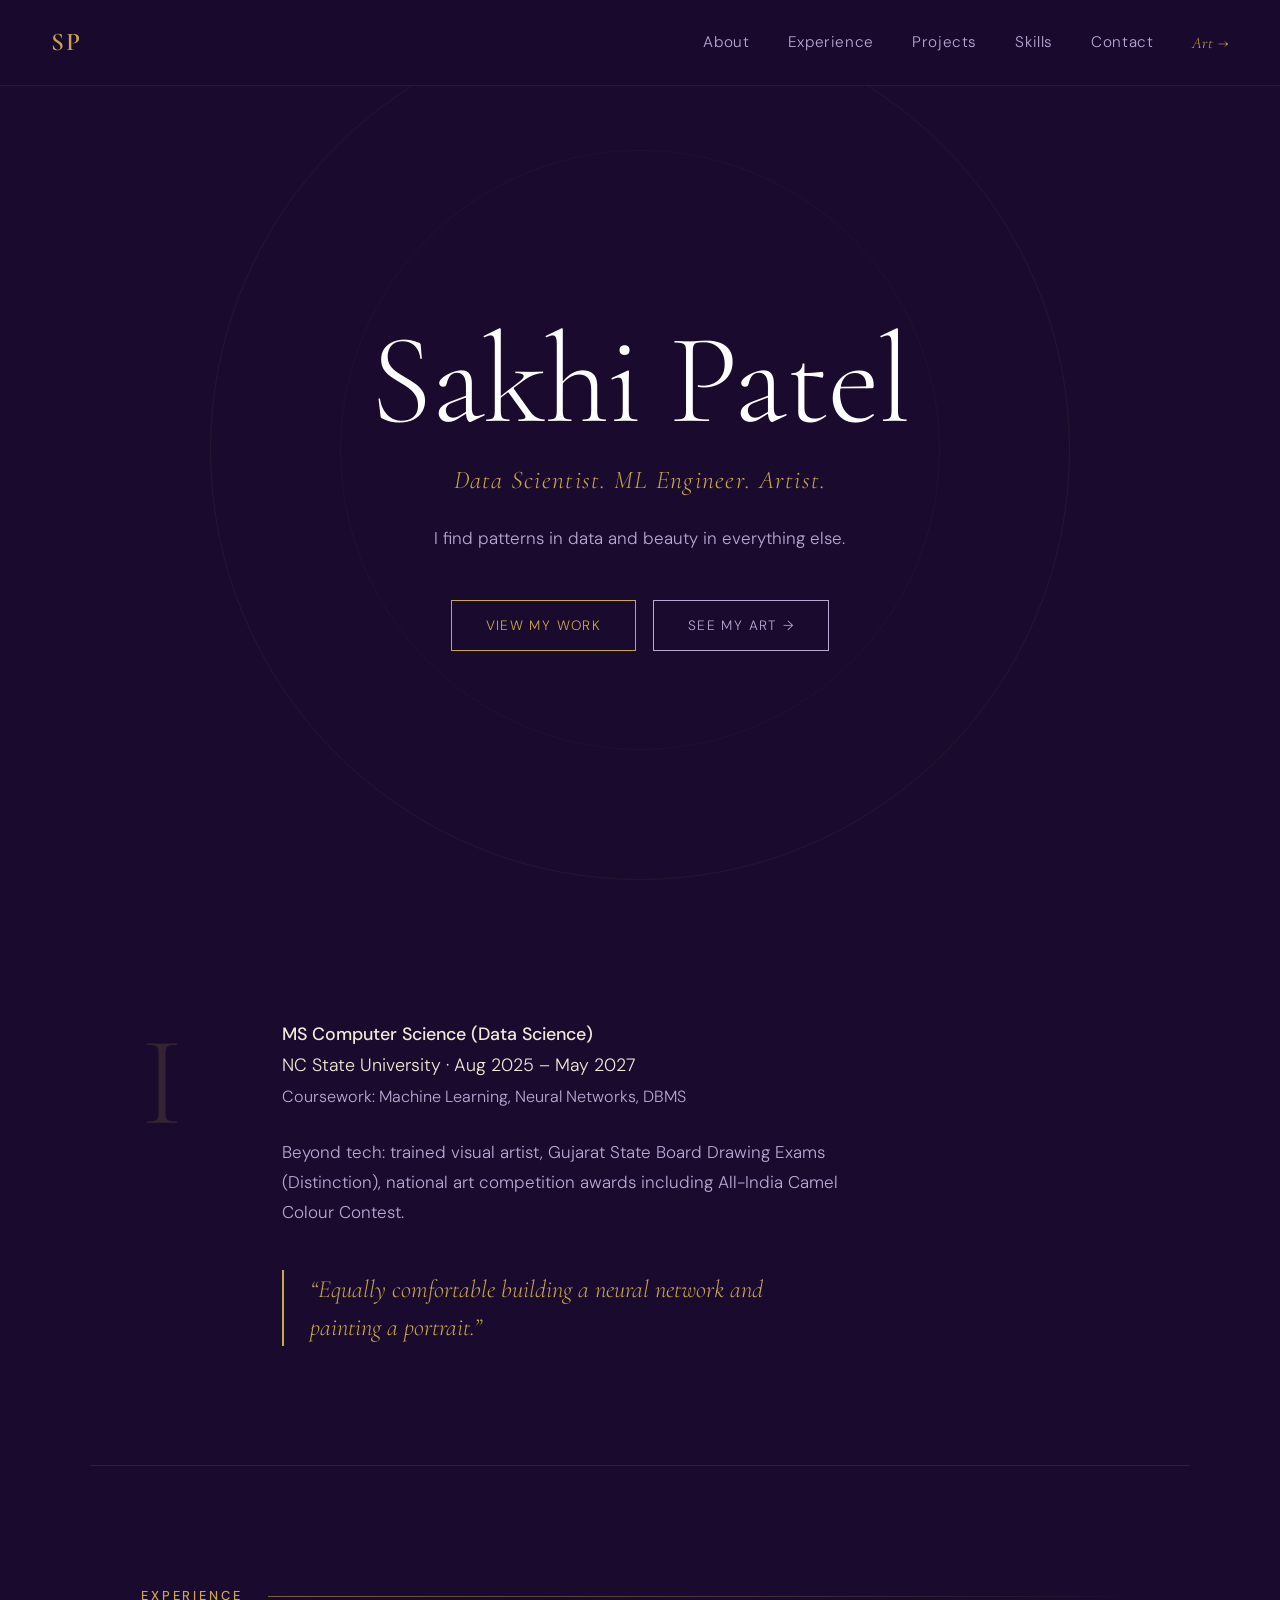
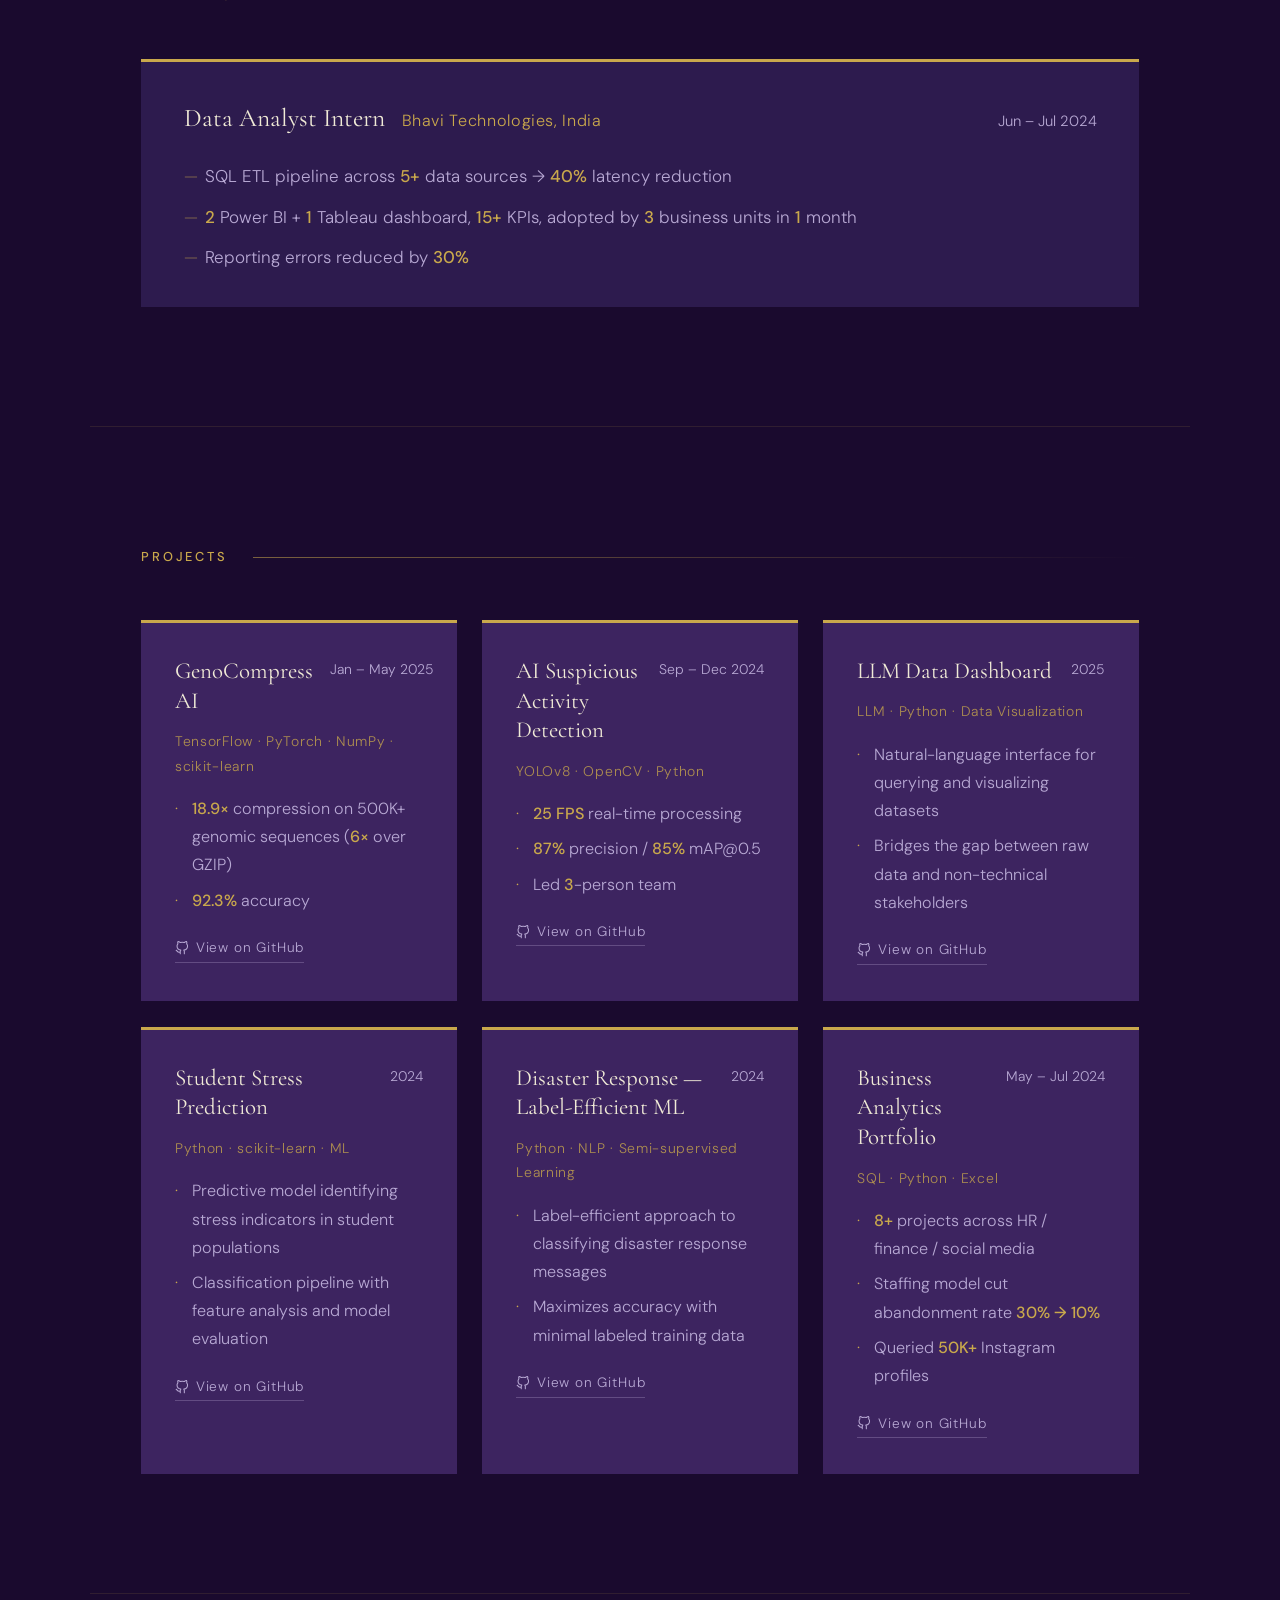
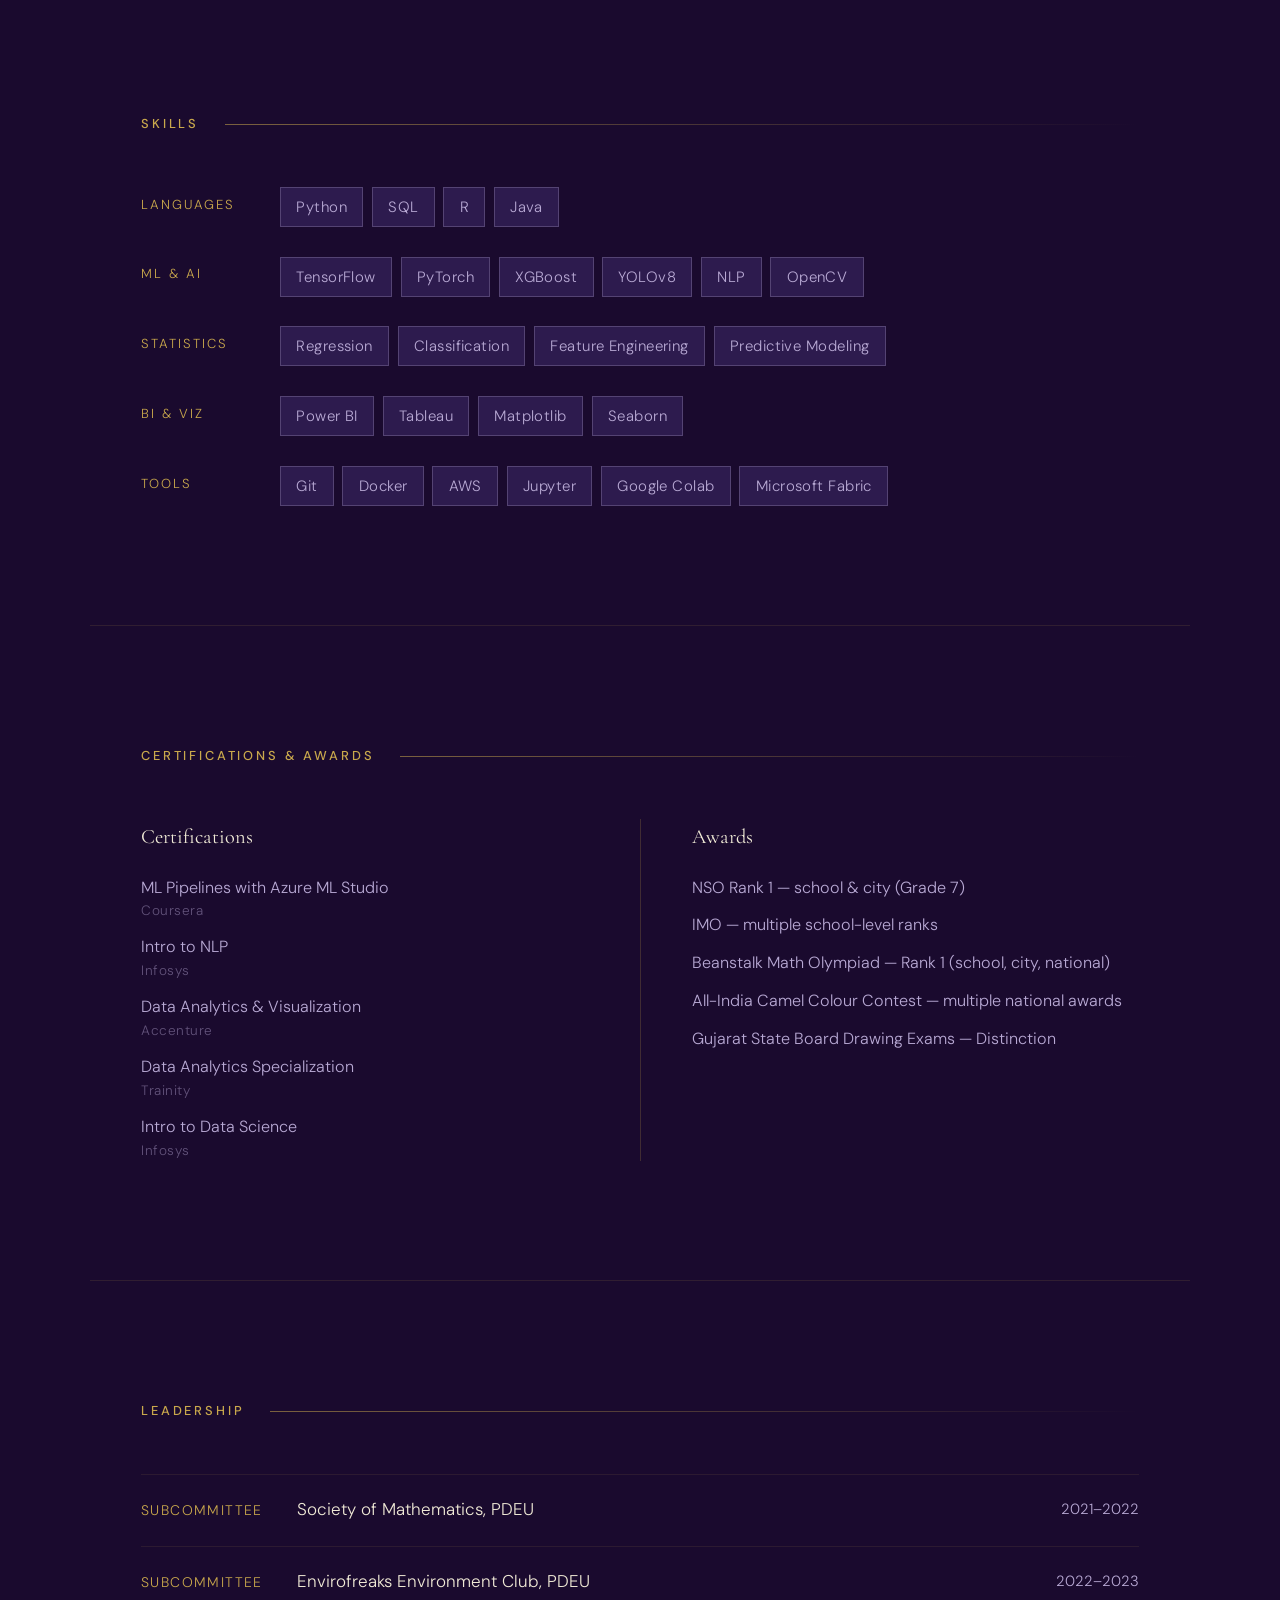
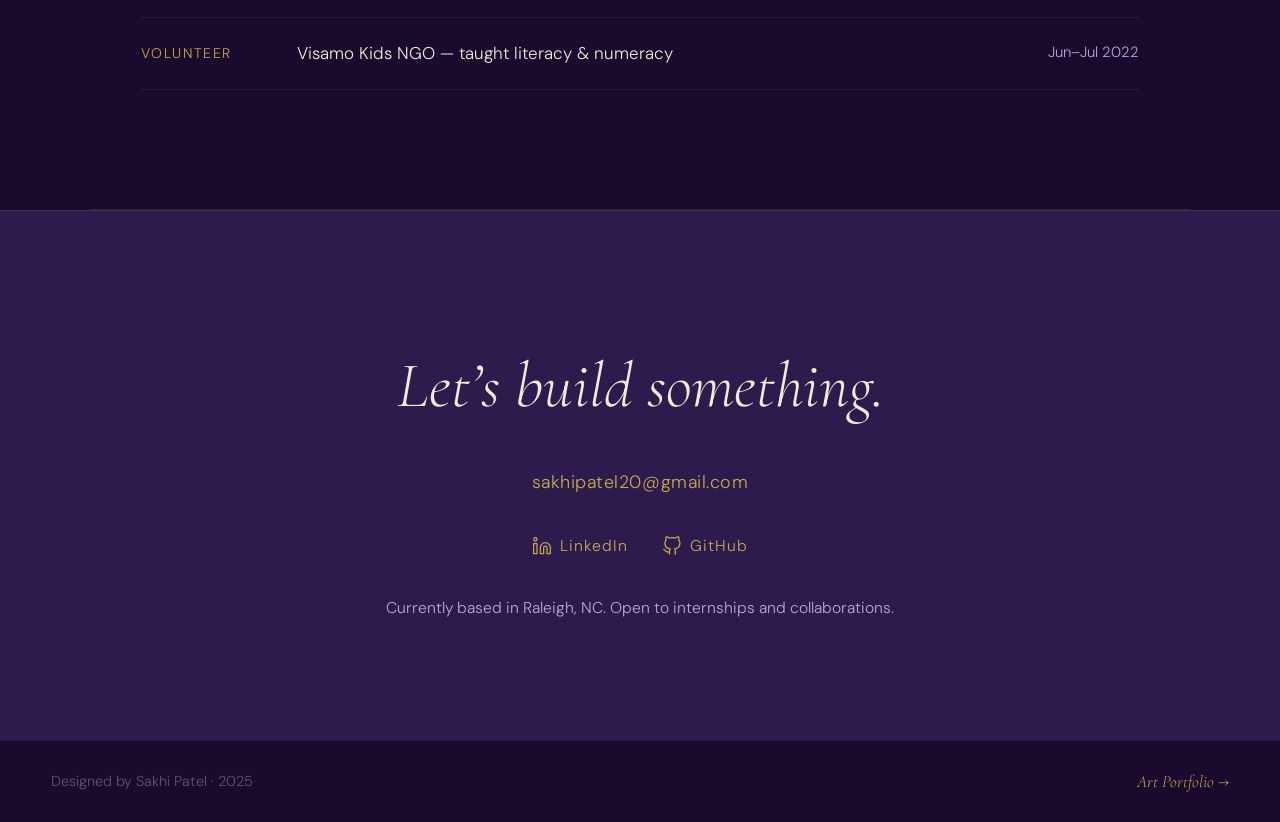
<file: index.html>
<!DOCTYPE html>
<html lang="en">
<head>
  <meta charset="UTF-8">
  <meta name="viewport" content="width=device-width, initial-scale=1.0">
  <title>Sakhi Patel — Data Scientist & ML Engineer</title>
  <link rel="preconnect" href="https://fonts.googleapis.com">
  <link rel="preconnect" href="https://fonts.gstatic.com" crossorigin>
  <link href="https://fonts.googleapis.com/css2?family=Cormorant+Garamond:ital,wght@0,300;0,400;0,600;1,300;1,400;1,600&family=DM+Sans:ital,wght@0,300;0,400;0,500;1,300&display=swap" rel="stylesheet">
  <link rel="stylesheet" href="index.css">
</head>
<body>

  <!-- NAV -->
  <nav class="nav" id="nav">
    <a href="index.html" class="nav-monogram">SP</a>
    <div class="nav-links">
      <a href="#about">About</a>
      <a href="#experience">Experience</a>
      <a href="#projects">Projects</a>
      <a href="#skills">Skills</a>
      <a href="#contact">Contact</a>
      <a href="art.html" class="nav-art">Art →</a>
    </div>
  </nav>

  <!-- HERO -->
  <section class="hero" id="home">
    <div class="hero-bg-circle"></div>
    <div class="hero-bg-circle hero-bg-circle--2"></div>
    <div class="hero-content">
      <h1 class="hero-name">Sakhi Patel</h1>
      <p class="hero-tagline">Data Scientist. ML Engineer. Artist.</p>
      <p class="hero-subtitle">I find patterns in data and beauty in everything else.</p>
      <div class="hero-ctas">
        <a href="#projects" class="btn btn-primary">View My Work</a>
        <a href="art.html" class="btn btn-secondary">See My Art →</a>
      </div>
    </div>
  </section>

  <!-- ABOUT -->
  <section class="section about" id="about">
    <div class="about-inner">
      <div class="about-deco" aria-hidden="true">
        <span class="about-numeral">I</span>
      </div>
      <div class="about-text">
        <p class="about-edu">
          <strong>MS Computer Science (Data Science)</strong><br>
          NC State University &middot; Aug 2025 &ndash; May 2027<br>
          <span class="subtle">Coursework: Machine Learning, Neural Networks, DBMS</span>
        </p>
        <p class="about-para">Beyond tech: trained visual artist, Gujarat State Board Drawing Exams (Distinction), national art competition awards including All-India Camel Colour Contest.</p>
        <blockquote class="pullquote">&ldquo;Equally comfortable building a neural network and painting a portrait.&rdquo;</blockquote>
      </div>
    </div>
  </section>

  <!-- EXPERIENCE -->
  <section class="section experience" id="experience">
    <div class="section-label">
      <span>EXPERIENCE</span>
      <div class="section-rule"></div>
    </div>
    <div class="exp-card reveal">
      <div class="exp-header">
        <h3>Data Analyst Intern</h3>
        <span class="exp-company">Bhavi Technologies, India</span>
        <span class="exp-date">Jun &ndash; Jul 2024</span>
      </div>
      <ul class="exp-list">
        <li>SQL ETL pipeline across <span class="stat">5+</span> data sources &rarr; <span class="stat">40%</span> latency reduction</li>
        <li><span class="stat">2</span> Power BI + <span class="stat">1</span> Tableau dashboard, <span class="stat">15+</span> KPIs, adopted by <span class="stat">3</span> business units in <span class="stat">1</span> month</li>
        <li>Reporting errors reduced by <span class="stat">30%</span></li>
      </ul>
    </div>
  </section>

  <!-- PROJECTS -->
  <section class="section projects" id="projects">
    <div class="section-label">
      <span>PROJECTS</span>
      <div class="section-rule"></div>
    </div>
    <div class="projects-grid">

      <div class="project-card reveal">
        <div class="project-top">
          <h3>GenoCompress AI</h3>
          <span class="project-date">Jan &ndash; May 2025</span>
        </div>
        <p class="project-stack">TensorFlow &middot; PyTorch &middot; NumPy &middot; scikit-learn</p>
        <ul class="project-points">
          <li><span class="stat">18.9&times;</span> compression on 500K+ genomic sequences (<span class="stat">6&times;</span> over GZIP)</li>
          <li><span class="stat">92.3%</span> accuracy</li>
        </ul>
        <a href="https://github.com/sakhi20/GenoCompress-AI" target="_blank" rel="noopener" class="project-gh">
          <svg width="14" height="14" viewBox="0 0 24 24" fill="none" stroke="currentColor" stroke-width="1.8" stroke-linecap="round" stroke-linejoin="round"><path d="M9 19c-5 1.5-5-2.5-7-3m14 6v-3.87a3.37 3.37 0 0 0-.94-2.61c3.14-.35 6.44-1.54 6.44-7A5.44 5.44 0 0 0 20 4.77 5.07 5.07 0 0 0 19.91 1S18.73.65 16 2.48a13.38 13.38 0 0 0-7 0C6.27.65 5.09 1 5.09 1A5.07 5.07 0 0 0 5 4.77a5.44 5.44 0 0 0-1.5 3.78c0 5.42 3.3 6.61 6.44 7A3.37 3.37 0 0 0 9 18.13V22"/></svg>
          View on GitHub
        </a>
      </div>

      <div class="project-card reveal">
        <div class="project-top">
          <h3>AI Suspicious Activity Detection</h3>
          <span class="project-date">Sep &ndash; Dec 2024</span>
        </div>
        <p class="project-stack">YOLOv8 &middot; OpenCV &middot; Python</p>
        <ul class="project-points">
          <li><span class="stat">25 FPS</span> real-time processing</li>
          <li><span class="stat">87%</span> precision / <span class="stat">85%</span> mAP@0.5</li>
          <li>Led <span class="stat">3</span>-person team</li>
        </ul>
        <a href="https://github.com/sakhi20/AI-Powered-Suspicious-Activity-Detection-System-Using-Computer-Vision" target="_blank" rel="noopener" class="project-gh">
          <svg width="14" height="14" viewBox="0 0 24 24" fill="none" stroke="currentColor" stroke-width="1.8" stroke-linecap="round" stroke-linejoin="round"><path d="M9 19c-5 1.5-5-2.5-7-3m14 6v-3.87a3.37 3.37 0 0 0-.94-2.61c3.14-.35 6.44-1.54 6.44-7A5.44 5.44 0 0 0 20 4.77 5.07 5.07 0 0 0 19.91 1S18.73.65 16 2.48a13.38 13.38 0 0 0-7 0C6.27.65 5.09 1 5.09 1A5.07 5.07 0 0 0 5 4.77a5.44 5.44 0 0 0-1.5 3.78c0 5.42 3.3 6.61 6.44 7A3.37 3.37 0 0 0 9 18.13V22"/></svg>
          View on GitHub
        </a>
      </div>

      <div class="project-card reveal">
        <div class="project-top">
          <h3>LLM Data Dashboard</h3>
          <span class="project-date">2025</span>
        </div>
        <p class="project-stack">LLM &middot; Python &middot; Data Visualization</p>
        <ul class="project-points">
          <li>Natural-language interface for querying and visualizing datasets</li>
          <li>Bridges the gap between raw data and non-technical stakeholders</li>
        </ul>
        <a href="https://github.com/sakhi20/llm-data-dashboard" target="_blank" rel="noopener" class="project-gh">
          <svg width="14" height="14" viewBox="0 0 24 24" fill="none" stroke="currentColor" stroke-width="1.8" stroke-linecap="round" stroke-linejoin="round"><path d="M9 19c-5 1.5-5-2.5-7-3m14 6v-3.87a3.37 3.37 0 0 0-.94-2.61c3.14-.35 6.44-1.54 6.44-7A5.44 5.44 0 0 0 20 4.77 5.07 5.07 0 0 0 19.91 1S18.73.65 16 2.48a13.38 13.38 0 0 0-7 0C6.27.65 5.09 1 5.09 1A5.07 5.07 0 0 0 5 4.77a5.44 5.44 0 0 0-1.5 3.78c0 5.42 3.3 6.61 6.44 7A3.37 3.37 0 0 0 9 18.13V22"/></svg>
          View on GitHub
        </a>
      </div>

      <div class="project-card reveal">
        <div class="project-top">
          <h3>Student Stress Prediction</h3>
          <span class="project-date">2024</span>
        </div>
        <p class="project-stack">Python &middot; scikit-learn &middot; ML</p>
        <ul class="project-points">
          <li>Predictive model identifying stress indicators in student populations</li>
          <li>Classification pipeline with feature analysis and model evaluation</li>
        </ul>
        <a href="https://github.com/sakhi20/Student-Stress-Prediction" target="_blank" rel="noopener" class="project-gh">
          <svg width="14" height="14" viewBox="0 0 24 24" fill="none" stroke="currentColor" stroke-width="1.8" stroke-linecap="round" stroke-linejoin="round"><path d="M9 19c-5 1.5-5-2.5-7-3m14 6v-3.87a3.37 3.87 0 0 0-.94-2.61c3.14-.35 6.44-1.54 6.44-7A5.44 5.44 0 0 0 20 4.77 5.07 5.07 0 0 0 19.91 1S18.73.65 16 2.48a13.38 13.38 0 0 0-7 0C6.27.65 5.09 1 5.09 1A5.07 5.07 0 0 0 5 4.77a5.44 5.44 0 0 0-1.5 3.78c0 5.42 3.3 6.61 6.44 7A3.37 3.37 0 0 0 9 18.13V22"/></svg>
          View on GitHub
        </a>
      </div>

      <div class="project-card reveal">
        <div class="project-top">
          <h3>Disaster Response — Label-Efficient ML</h3>
          <span class="project-date">2024</span>
        </div>
        <p class="project-stack">Python &middot; NLP &middot; Semi-supervised Learning</p>
        <ul class="project-points">
          <li>Label-efficient approach to classifying disaster response messages</li>
          <li>Maximizes accuracy with minimal labeled training data</li>
        </ul>
        <a href="https://github.com/sakhi20/disaster-response-label-efficient" target="_blank" rel="noopener" class="project-gh">
          <svg width="14" height="14" viewBox="0 0 24 24" fill="none" stroke="currentColor" stroke-width="1.8" stroke-linecap="round" stroke-linejoin="round"><path d="M9 19c-5 1.5-5-2.5-7-3m14 6v-3.87a3.37 3.37 0 0 0-.94-2.61c3.14-.35 6.44-1.54 6.44-7A5.44 5.44 0 0 0 20 4.77 5.07 5.07 0 0 0 19.91 1S18.73.65 16 2.48a13.38 13.38 0 0 0-7 0C6.27.65 5.09 1 5.09 1A5.07 5.07 0 0 0 5 4.77a5.44 5.44 0 0 0-1.5 3.78c0 5.42 3.3 6.61 6.44 7A3.37 3.37 0 0 0 9 18.13V22"/></svg>
          View on GitHub
        </a>
      </div>

      <div class="project-card reveal">
        <div class="project-top">
          <h3>Business Analytics Portfolio</h3>
          <span class="project-date">May &ndash; Jul 2024</span>
        </div>
        <p class="project-stack">SQL &middot; Python &middot; Excel</p>
        <ul class="project-points">
          <li><span class="stat">8+</span> projects across HR / finance / social media</li>
          <li>Staffing model cut abandonment rate <span class="stat">30% &rarr; 10%</span></li>
          <li>Queried <span class="stat">50K+</span> Instagram profiles</li>
        </ul>
        <a href="https://github.com/sakhi20/Data-Analytics-Portfolio" target="_blank" rel="noopener" class="project-gh">
          <svg width="14" height="14" viewBox="0 0 24 24" fill="none" stroke="currentColor" stroke-width="1.8" stroke-linecap="round" stroke-linejoin="round"><path d="M9 19c-5 1.5-5-2.5-7-3m14 6v-3.87a3.37 3.37 0 0 0-.94-2.61c3.14-.35 6.44-1.54 6.44-7A5.44 5.44 0 0 0 20 4.77 5.07 5.07 0 0 0 19.91 1S18.73.65 16 2.48a13.38 13.38 0 0 0-7 0C6.27.65 5.09 1 5.09 1A5.07 5.07 0 0 0 5 4.77a5.44 5.44 0 0 0-1.5 3.78c0 5.42 3.3 6.61 6.44 7A3.37 3.37 0 0 0 9 18.13V22"/></svg>
          View on GitHub
        </a>
      </div>

    </div>
  </section>

  <!-- SKILLS -->
  <section class="section skills" id="skills">
    <div class="section-label">
      <span>SKILLS</span>
      <div class="section-rule"></div>
    </div>
    <div class="skills-groups">
      <div class="skill-group reveal">
        <span class="skill-group-label">Languages</span>
        <div class="skill-tags">
          <span>Python</span><span>SQL</span><span>R</span><span>Java</span>
        </div>
      </div>
      <div class="skill-group reveal">
        <span class="skill-group-label">ML &amp; AI</span>
        <div class="skill-tags">
          <span>TensorFlow</span><span>PyTorch</span><span>XGBoost</span><span>YOLOv8</span><span>NLP</span><span>OpenCV</span>
        </div>
      </div>
      <div class="skill-group reveal">
        <span class="skill-group-label">Statistics</span>
        <div class="skill-tags">
          <span>Regression</span><span>Classification</span><span>Feature Engineering</span><span>Predictive Modeling</span>
        </div>
      </div>
      <div class="skill-group reveal">
        <span class="skill-group-label">BI &amp; Viz</span>
        <div class="skill-tags">
          <span>Power BI</span><span>Tableau</span><span>Matplotlib</span><span>Seaborn</span>
        </div>
      </div>
      <div class="skill-group reveal">
        <span class="skill-group-label">Tools</span>
        <div class="skill-tags">
          <span>Git</span><span>Docker</span><span>AWS</span><span>Jupyter</span><span>Google Colab</span><span>Microsoft Fabric</span>
        </div>
      </div>
    </div>
  </section>

  <!-- CERTIFICATIONS & AWARDS -->
  <section class="section certs" id="certs">
    <div class="section-label">
      <span>CERTIFICATIONS &amp; AWARDS</span>
      <div class="section-rule"></div>
    </div>
    <div class="certs-grid">
      <div class="certs-col reveal">
        <h4 class="certs-col-title">Certifications</h4>
        <ul class="certs-list">
          <li>ML Pipelines with Azure ML Studio <span class="cert-src">Coursera</span></li>
          <li>Intro to NLP <span class="cert-src">Infosys</span></li>
          <li>Data Analytics &amp; Visualization <span class="cert-src">Accenture</span></li>
          <li>Data Analytics Specialization <span class="cert-src">Trainity</span></li>
          <li>Intro to Data Science <span class="cert-src">Infosys</span></li>
        </ul>
      </div>
      <div class="certs-divider" aria-hidden="true"></div>
      <div class="certs-col reveal">
        <h4 class="certs-col-title">Awards</h4>
        <ul class="certs-list">
          <li>NSO Rank 1 &mdash; school &amp; city (Grade 7)</li>
          <li>IMO &mdash; multiple school-level ranks</li>
          <li>Beanstalk Math Olympiad &mdash; Rank 1 (school, city, national)</li>
          <li>All-India Camel Colour Contest &mdash; multiple national awards</li>
          <li>Gujarat State Board Drawing Exams &mdash; Distinction</li>
        </ul>
      </div>
    </div>
  </section>

  <!-- LEADERSHIP -->
  <section class="section leadership" id="leadership">
    <div class="section-label">
      <span>LEADERSHIP</span>
      <div class="section-rule"></div>
    </div>
    <div class="leadership-items">
      <div class="leadership-item reveal">
        <span class="leadership-role">Subcommittee</span>
        <span class="leadership-org">Society of Mathematics, PDEU</span>
        <span class="leadership-date">2021&ndash;2022</span>
      </div>
      <div class="leadership-item reveal">
        <span class="leadership-role">Subcommittee</span>
        <span class="leadership-org">Envirofreaks Environment Club, PDEU</span>
        <span class="leadership-date">2022&ndash;2023</span>
      </div>
      <div class="leadership-item reveal">
        <span class="leadership-role">Volunteer</span>
        <span class="leadership-org">Visamo Kids NGO &mdash; taught literacy &amp; numeracy</span>
        <span class="leadership-date">Jun&ndash;Jul 2022</span>
      </div>
    </div>
  </section>

  <!-- CONTACT -->
  <section class="contact" id="contact">
    <div class="contact-inner">
      <h2 class="contact-heading">Let&rsquo;s build something.</h2>
      <a href="mailto:sakhipatel20@gmail.com" class="contact-email">sakhipatel20@gmail.com</a>
      <div class="contact-links">
        <a href="https://linkedin.com/in/sakhipatel20/" target="_blank" rel="noopener" class="contact-icon" aria-label="LinkedIn">
          <svg width="20" height="20" viewBox="0 0 24 24" fill="none" stroke="currentColor" stroke-width="1.5" stroke-linecap="round" stroke-linejoin="round"><path d="M16 8a6 6 0 0 1 6 6v7h-4v-7a2 2 0 0 0-2-2 2 2 0 0 0-2 2v7h-4v-7a6 6 0 0 1 6-6z"/><rect x="2" y="9" width="4" height="12"/><circle cx="4" cy="4" r="2"/></svg>
          LinkedIn
        </a>
        <a href="https://github.com/sakhi20" target="_blank" rel="noopener" class="contact-icon" aria-label="GitHub">
          <svg width="20" height="20" viewBox="0 0 24 24" fill="none" stroke="currentColor" stroke-width="1.5" stroke-linecap="round" stroke-linejoin="round"><path d="M9 19c-5 1.5-5-2.5-7-3m14 6v-3.87a3.37 3.37 0 0 0-.94-2.61c3.14-.35 6.44-1.54 6.44-7A5.44 5.44 0 0 0 20 4.77 5.07 5.07 0 0 0 19.91 1S18.73.65 16 2.48a13.38 13.38 0 0 0-7 0C6.27.65 5.09 1 5.09 1A5.07 5.07 0 0 0 5 4.77a5.44 5.44 0 0 0-1.5 3.78c0 5.42 3.3 6.61 6.44 7A3.37 3.37 0 0 0 9 18.13V22"/></svg>
          GitHub
        </a>
      </div>
      <p class="contact-note">Currently based in Raleigh, NC. Open to internships and collaborations.</p>
    </div>
  </section>

  <!-- FOOTER -->
  <footer class="footer">
    <span>Designed by Sakhi Patel &middot; 2025</span>
    <a href="art.html" class="footer-art">Art Portfolio &rarr;</a>
  </footer>

  <script src="index.js"></script>
</body>
</html>
</file>
<file: index.css>
/* ── RESET ──────────────────────────────────────── */
*, *::before, *::after { box-sizing: border-box; margin: 0; padding: 0; }

:root {
  --bg:       #1a0a2e;
  --bg2:      #2d1b4e;
  --bg3:      #3d2460;
  --gold:     #c9a84c;
  --gold2:    #e8c96d;
  --lavender: #b8a9d4;
  --cream:    #f0ead6;
  --white:    #ffffff;
}

html {
  scroll-behavior: smooth;
  font-size: 17px;
}

body {
  background-color: var(--bg);
  color: var(--cream);
  font-family: 'DM Sans', sans-serif;
  font-weight: 300;
  line-height: 1.75;
  overflow-x: hidden;
}


/* ── NAVIGATION ─────────────────────────────────── */
.nav {
  position: fixed;
  top: 0; left: 0; right: 0;
  z-index: 100;
  display: flex;
  align-items: center;
  justify-content: space-between;
  padding: 1.2rem 3rem;
  background: rgba(26, 10, 46, 0.88);
  backdrop-filter: blur(14px);
  -webkit-backdrop-filter: blur(14px);
  border-bottom: 1px solid rgba(201, 168, 76, 0.1);
  transition: background 0.3s;
}

.nav-monogram {
  font-family: 'Cormorant Garamond', serif;
  font-size: 1.5rem;
  font-weight: 600;
  color: var(--gold);
  text-decoration: none;
  letter-spacing: 0.08em;
  transition: opacity 0.3s;
}
.nav-monogram:hover { opacity: 0.75; }

.nav-links {
  display: flex;
  align-items: center;
  gap: 2.25rem;
}

.nav-links a {
  color: var(--lavender);
  text-decoration: none;
  font-size: 0.9rem;
  letter-spacing: 0.04em;
  transition: color 0.25s;
}
.nav-links a:hover { color: var(--gold); }

.nav-art {
  font-family: 'Cormorant Garamond', serif !important;
  font-style: italic;
  font-size: 0.95rem !important;
  color: var(--gold) !important;
  text-decoration: underline;
  text-underline-offset: 3px;
}

/* ── HERO ───────────────────────────────────────── */
.hero {
  position: relative;
  min-height: 100vh;
  display: flex;
  align-items: center;
  justify-content: center;
  text-align: center;
  z-index: 1;
  padding: 9rem 2rem 5rem;
}

.hero-bg-circle {
  position: absolute;
  width: 72vw;
  height: 72vw;
  max-width: 860px;
  max-height: 860px;
  border-radius: 50%;
  border: 1px solid rgba(201, 168, 76, 0.07);
  top: 50%;
  left: 50%;
  transform: translate(-50%, -50%);
  pointer-events: none;
}
.hero-bg-circle--2 {
  width: 50vw;
  height: 50vw;
  max-width: 600px;
  max-height: 600px;
  border-color: rgba(201, 168, 76, 0.04);
}

.hero-content { position: relative; z-index: 1; }

.hero-name {
  font-family: 'Cormorant Garamond', serif;
  font-size: clamp(4rem, 10vw, 8rem);
  font-weight: 300;
  color: var(--white);
  letter-spacing: -0.01em;
  line-height: 1.0;
  margin-bottom: 0.8rem;
}

.hero-tagline {
  font-family: 'Cormorant Garamond', serif;
  font-style: italic;
  font-size: clamp(1.1rem, 2.5vw, 1.5rem);
  color: var(--gold);
  letter-spacing: 0.05em;
  margin-bottom: 1.25rem;
}

.hero-subtitle {
  color: var(--lavender);
  font-size: 1rem;
  max-width: 460px;
  margin: 0 auto 2.75rem;
  line-height: 1.7;
}

.hero-ctas {
  display: flex;
  gap: 1rem;
  justify-content: center;
  flex-wrap: wrap;
}

.btn {
  display: inline-block;
  padding: 0.75rem 2rem;
  font-family: 'DM Sans', sans-serif;
  font-size: 0.8rem;
  letter-spacing: 0.1em;
  text-decoration: none;
  text-transform: uppercase;
  transition: all 0.3s ease;
}
.btn-primary {
  border: 1.5px solid var(--gold);
  color: var(--gold);
  background: transparent;
}
.btn-primary:hover {
  background: var(--gold);
  color: var(--bg);
}
.btn-secondary {
  border: 1.5px solid var(--lavender);
  color: var(--lavender);
  background: transparent;
}
.btn-secondary:hover {
  border-color: var(--gold);
  color: var(--gold);
}

/* ── SECTIONS ───────────────────────────────────── */
.section {
  position: relative;
  z-index: 1;
  max-width: 1100px;
  margin: 0 auto;
  padding: 7rem 3rem;
  border-bottom: 1px solid rgba(201, 168, 76, 0.12);
}

.section-label {
  display: flex;
  align-items: center;
  gap: 1.5rem;
  margin-bottom: 3rem;
}
.section-label span {
  font-size: 0.76rem;
  letter-spacing: 0.22em;
  color: var(--gold);
  font-weight: 500;
  white-space: nowrap;
}
.section-rule {
  flex: 1;
  height: 1px;
  background: linear-gradient(to right, rgba(201,168,76,0.55), transparent);
}

/* ── REVEAL ANIMATION ───────────────────────────── */
.reveal {
  opacity: 0;
  transform: translateY(22px);
  transition: opacity 0.7s ease, transform 0.7s ease;
}
.reveal.visible {
  opacity: 1;
  transform: translateY(0);
}

/* ── ABOUT ──────────────────────────────────────── */
.about-inner {
  display: grid;
  grid-template-columns: 90px 1fr;
  gap: 3rem;
  align-items: start;
}

.about-numeral {
  font-family: 'Cormorant Garamond', serif;
  font-size: 7.5rem;
  font-weight: 300;
  color: rgba(201, 168, 76, 0.16);
  line-height: 1;
  user-select: none;
  padding-top: 0.25rem;
}

.about-edu {
  margin-bottom: 1.5rem;
  font-size: 1.05rem;
}
.about-edu strong { color: var(--cream); font-weight: 500; }
.subtle { color: var(--lavender); font-size: 0.95rem; }

.about-para {
  color: var(--lavender);
  font-size: 1rem;
  margin-bottom: 2.5rem;
  max-width: 600px;
}

.pullquote {
  font-family: 'Cormorant Garamond', serif;
  font-style: italic;
  font-size: clamp(1.15rem, 2vw, 1.45rem);
  color: var(--gold);
  border-left: 2px solid var(--gold);
  padding-left: 1.5rem;
  line-height: 1.55;
  max-width: 540px;
}

/* ── EXPERIENCE ─────────────────────────────────── */
.exp-card {
  background: var(--bg2);
  border-top: 3px solid var(--gold);
  padding: 2rem 2.5rem;
  transition: box-shadow 0.35s;
}
.exp-card:hover {
  box-shadow: 0 8px 40px rgba(201, 168, 76, 0.1);
}

.exp-header {
  display: flex;
  align-items: baseline;
  flex-wrap: wrap;
  gap: 1rem;
  margin-bottom: 1.25rem;
}
.exp-header h3 {
  font-family: 'Cormorant Garamond', serif;
  font-size: 1.5rem;
  font-weight: 400;
  color: var(--cream);
}
.exp-company {
  color: var(--gold);
  font-size: 0.95rem;
  letter-spacing: 0.04em;
}
.exp-date {
  color: var(--lavender);
  font-size: 0.87rem;
  margin-left: auto;
}

.exp-list {
  list-style: none;
  display: flex;
  flex-direction: column;
  gap: 0.65rem;
}
.exp-list li {
  color: var(--lavender);
  font-size: 1rem;
  padding-left: 1.25rem;
  position: relative;
}
.exp-list li::before {
  content: '—';
  position: absolute;
  left: 0;
  color: var(--gold);
  opacity: 0.5;
}

.stat {
  color: var(--gold);
  font-weight: 500;
}

/* ── PROJECTS ───────────────────────────────────── */
.projects-grid {
  display: grid;
  grid-template-columns: repeat(auto-fit, minmax(300px, 1fr));
  gap: 1.5rem;
}

.project-card {
  background: var(--bg3);
  border-top: 3px solid var(--gold);
  padding: 2rem;
  transition: box-shadow 0.35s, transform 0.35s;
}
.project-card:hover {
  transform: translateY(-4px);
  box-shadow: 0 14px 40px rgba(201, 168, 76, 0.13);
}

.project-top {
  display: flex;
  justify-content: space-between;
  align-items: flex-start;
  gap: 1rem;
  margin-bottom: 0.75rem;
}
.project-top h3 {
  font-family: 'Cormorant Garamond', serif;
  font-size: 1.35rem;
  font-weight: 400;
  color: var(--cream);
  line-height: 1.3;
}
.project-date {
  color: var(--lavender);
  font-size: 0.82rem;
  white-space: nowrap;
  flex-shrink: 0;
}

.project-stack {
  color: var(--gold);
  font-size: 0.82rem;
  letter-spacing: 0.05em;
  margin-bottom: 1rem;
  opacity: 0.8;
}

.project-points {
  list-style: none;
  display: flex;
  flex-direction: column;
  gap: 0.4rem;
}
.project-points li {
  color: var(--lavender);
  font-size: 0.95rem;
  padding-left: 1rem;
  position: relative;
}
.project-points li::before {
  content: '·';
  position: absolute;
  left: 0;
  color: var(--gold);
}

.project-gh {
  display: inline-flex;
  align-items: center;
  gap: 0.4rem;
  margin-top: 1.25rem;
  font-size: 0.8rem;
  letter-spacing: 0.06em;
  color: var(--lavender);
  text-decoration: none;
  border-bottom: 1px solid rgba(184, 169, 212, 0.3);
  padding-bottom: 0.1rem;
  transition: color 0.25s, border-color 0.25s;
}
.project-gh:hover {
  color: var(--gold);
  border-color: var(--gold);
}

/* ── SKILLS ─────────────────────────────────────── */
.skills-groups {
  display: flex;
  flex-direction: column;
  gap: 1.75rem;
}

.skill-group {
  display: flex;
  align-items: flex-start;
  gap: 2rem;
}

.skill-group-label {
  font-size: 0.77rem;
  letter-spacing: 0.15em;
  color: var(--gold);
  text-transform: uppercase;
  min-width: 105px;
  padding-top: 0.4rem;
  flex-shrink: 0;
}

.skill-tags {
  display: flex;
  flex-wrap: wrap;
  gap: 0.5rem;
}
.skill-tags span {
  display: inline-block;
  padding: 0.35rem 0.9rem;
  background: var(--bg2);
  border: 1px solid rgba(184, 169, 212, 0.28);
  color: var(--lavender);
  font-size: 0.88rem;
  letter-spacing: 0.03em;
  transition: border-color 0.25s, color 0.25s;
  cursor: default;
}
.skill-tags span:hover {
  border-color: var(--gold);
  color: var(--gold);
}

/* ── CERTIFICATIONS & AWARDS ────────────────────── */
.certs-grid {
  display: grid;
  grid-template-columns: 1fr 1px 1fr;
  gap: 3rem;
  align-items: start;
}
.certs-divider {
  background: rgba(201, 168, 76, 0.22);
  align-self: stretch;
}
.certs-col-title {
  font-family: 'Cormorant Garamond', serif;
  font-size: 1.2rem;
  font-weight: 400;
  color: var(--cream);
  margin-bottom: 1.25rem;
}
.certs-list {
  list-style: none;
  display: flex;
  flex-direction: column;
  gap: 0.8rem;
}
.certs-list li {
  color: var(--lavender);
  font-size: 0.95rem;
  line-height: 1.5;
}
.cert-src {
  display: block;
  font-size: 0.8rem;
  color: rgba(184, 169, 212, 0.45);
  letter-spacing: 0.04em;
  margin-top: 0.1rem;
}

/* ── LEADERSHIP ─────────────────────────────────── */
.leadership-items {
  display: flex;
  flex-direction: column;
}
.leadership-item {
  display: grid;
  grid-template-columns: 130px 1fr auto;
  gap: 1.5rem;
  align-items: center;
  padding: 1.2rem 0;
  border-bottom: 1px solid rgba(201, 168, 76, 0.1);
}
.leadership-item:first-child { border-top: 1px solid rgba(201, 168, 76, 0.1); }
.leadership-role {
  color: var(--gold);
  font-size: 0.82rem;
  letter-spacing: 0.1em;
  text-transform: uppercase;
}
.leadership-org { color: var(--cream); font-size: 1rem; }
.leadership-date { color: var(--lavender); font-size: 0.87rem; white-space: nowrap; }

/* ── CONTACT ────────────────────────────────────── */
.contact {
  position: relative;
  z-index: 1;
  background: var(--bg2);
  text-align: center;
  padding: 7rem 3rem;
  border-top: 1px solid rgba(201, 168, 76, 0.12);
}
.contact-inner { max-width: 580px; margin: 0 auto; }

.contact-heading {
  font-family: 'Cormorant Garamond', serif;
  font-style: italic;
  font-size: clamp(2.5rem, 5vw, 4rem);
  font-weight: 300;
  color: var(--cream);
  margin-bottom: 1.5rem;
}

.contact-email {
  display: block;
  font-size: 1.05rem;
  color: var(--gold);
  text-decoration: none;
  letter-spacing: 0.03em;
  margin-bottom: 2rem;
  transition: color 0.25s;
}
.contact-email:hover { color: var(--gold2); }

.contact-links {
  display: flex;
  justify-content: center;
  gap: 2rem;
  margin-bottom: 2rem;
}
.contact-icon {
  display: flex;
  align-items: center;
  gap: 0.5rem;
  color: var(--gold);
  text-decoration: none;
  font-size: 0.92rem;
  letter-spacing: 0.06em;
  transition: opacity 0.25s;
}
.contact-icon:hover { opacity: 0.7; }

.contact-note {
  color: var(--lavender);
  font-size: 0.92rem;
}

/* ── FOOTER ─────────────────────────────────────── */
.footer {
  position: relative;
  z-index: 1;
  display: flex;
  justify-content: space-between;
  align-items: center;
  padding: 1.5rem 3rem;
  background: var(--bg);
  border-top: 1px solid rgba(201, 168, 76, 0.1);
  color: rgba(184, 169, 212, 0.45);
  font-size: 0.85rem;
}
.footer-art {
  font-family: 'Cormorant Garamond', serif;
  font-style: italic;
  color: var(--gold);
  text-decoration: none;
  font-size: 1rem;
  transition: opacity 0.25s;
}
.footer-art:hover { opacity: 0.7; }

/* ── RESPONSIVE ─────────────────────────────────── */
@media (max-width: 768px) {
  .nav { padding: 1rem 1.5rem; }
  .nav-links { gap: 1.25rem; }
  .nav-links a { font-size: 0.85rem; }

  .section { padding: 5rem 1.5rem; }

  .about-inner { grid-template-columns: 1fr; }
  .about-numeral { display: none; }

  .certs-grid { grid-template-columns: 1fr; gap: 2rem; }
  .certs-divider { display: none; }

  .skill-group { flex-direction: column; gap: 0.75rem; }
  .skill-group-label { min-width: unset; }

  .leadership-item { grid-template-columns: 1fr; gap: 0.2rem; padding: 1rem 0; }

  .footer { flex-direction: column; gap: 0.5rem; text-align: center; }
}

@media (max-width: 500px) {
  .nav-links a:not(.nav-art):not([href="#contact"]) { display: none; }
}
</file>
